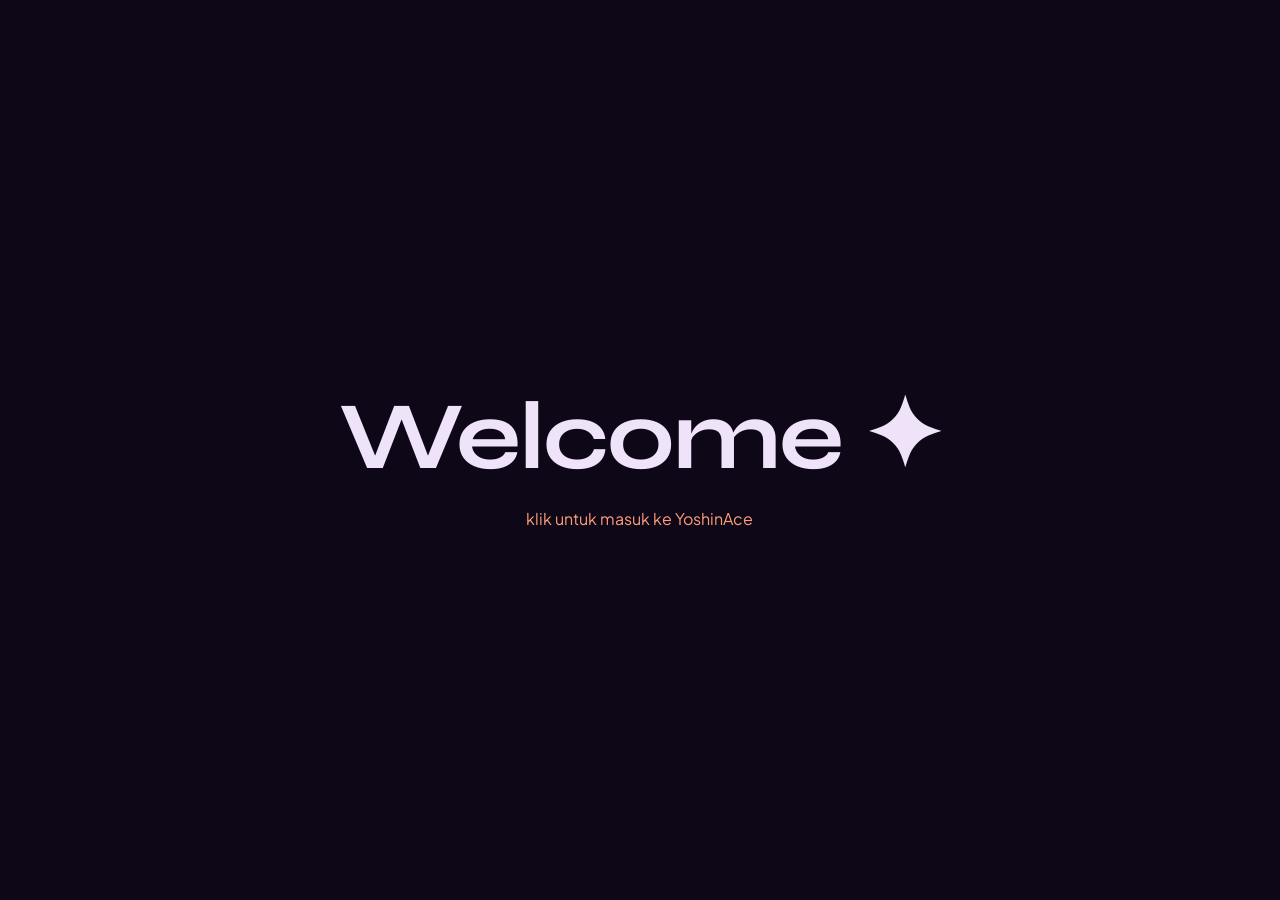
<file: index.html>
<!doctype html><html lang="id"><head><meta charset="utf-8"><meta name="viewport" content="width=device-width,initial-scale=1"><title>Home · YoshinAce</title>
<link href="https://fonts.googleapis.com/css2?family=Plus+Jakarta+Sans:wght@400;600&family=Syne:wght@700;800&display=swap" rel="stylesheet"><link rel="stylesheet" href="style.css"></head><body><div class="gate"><h1>Welcome ✦</h1><span>klik untuk masuk ke YoshinAce</span></div><main><section class="hero"><h1>YoshinAce</h1><p>Rumah kecil di internet buat yang lagi ngebangun sesuatu dari nol. Tools, komunitas, dan cerita di balik Arpy Studio.</p><a class="btn" href="about.html">Kenalan dulu</a> <a class="btn ghost" href="https://discord.gg/4nK6kwjBhE" target="_blank">Gabung Discord</a></section><br><br><div class="grid"><a class="card" href="about.html"><div class=ico>🧭</div><h3>Community</h3><p>Perjuangan bangun Discord dari 0</p></a><a class="card" href="tools.html"><div class=ico>🛠️</div><h3>Tools</h3><p>Konverter dan utilitas harian</p></a><a class="card" href="map.html"><div class=ico>🎮</div><h3>Muara Teduh</h3><p>Map Roblox buatan kami</p></a><a class="card" href="notif.html"><div class=ico>🔔</div><h3>Notifikasi</h3><p>Update IG, TikTok, YouTube otomatis</p></a></div></main><script src="config.js"></script><script src="app.js"></script></body></html>
</file>
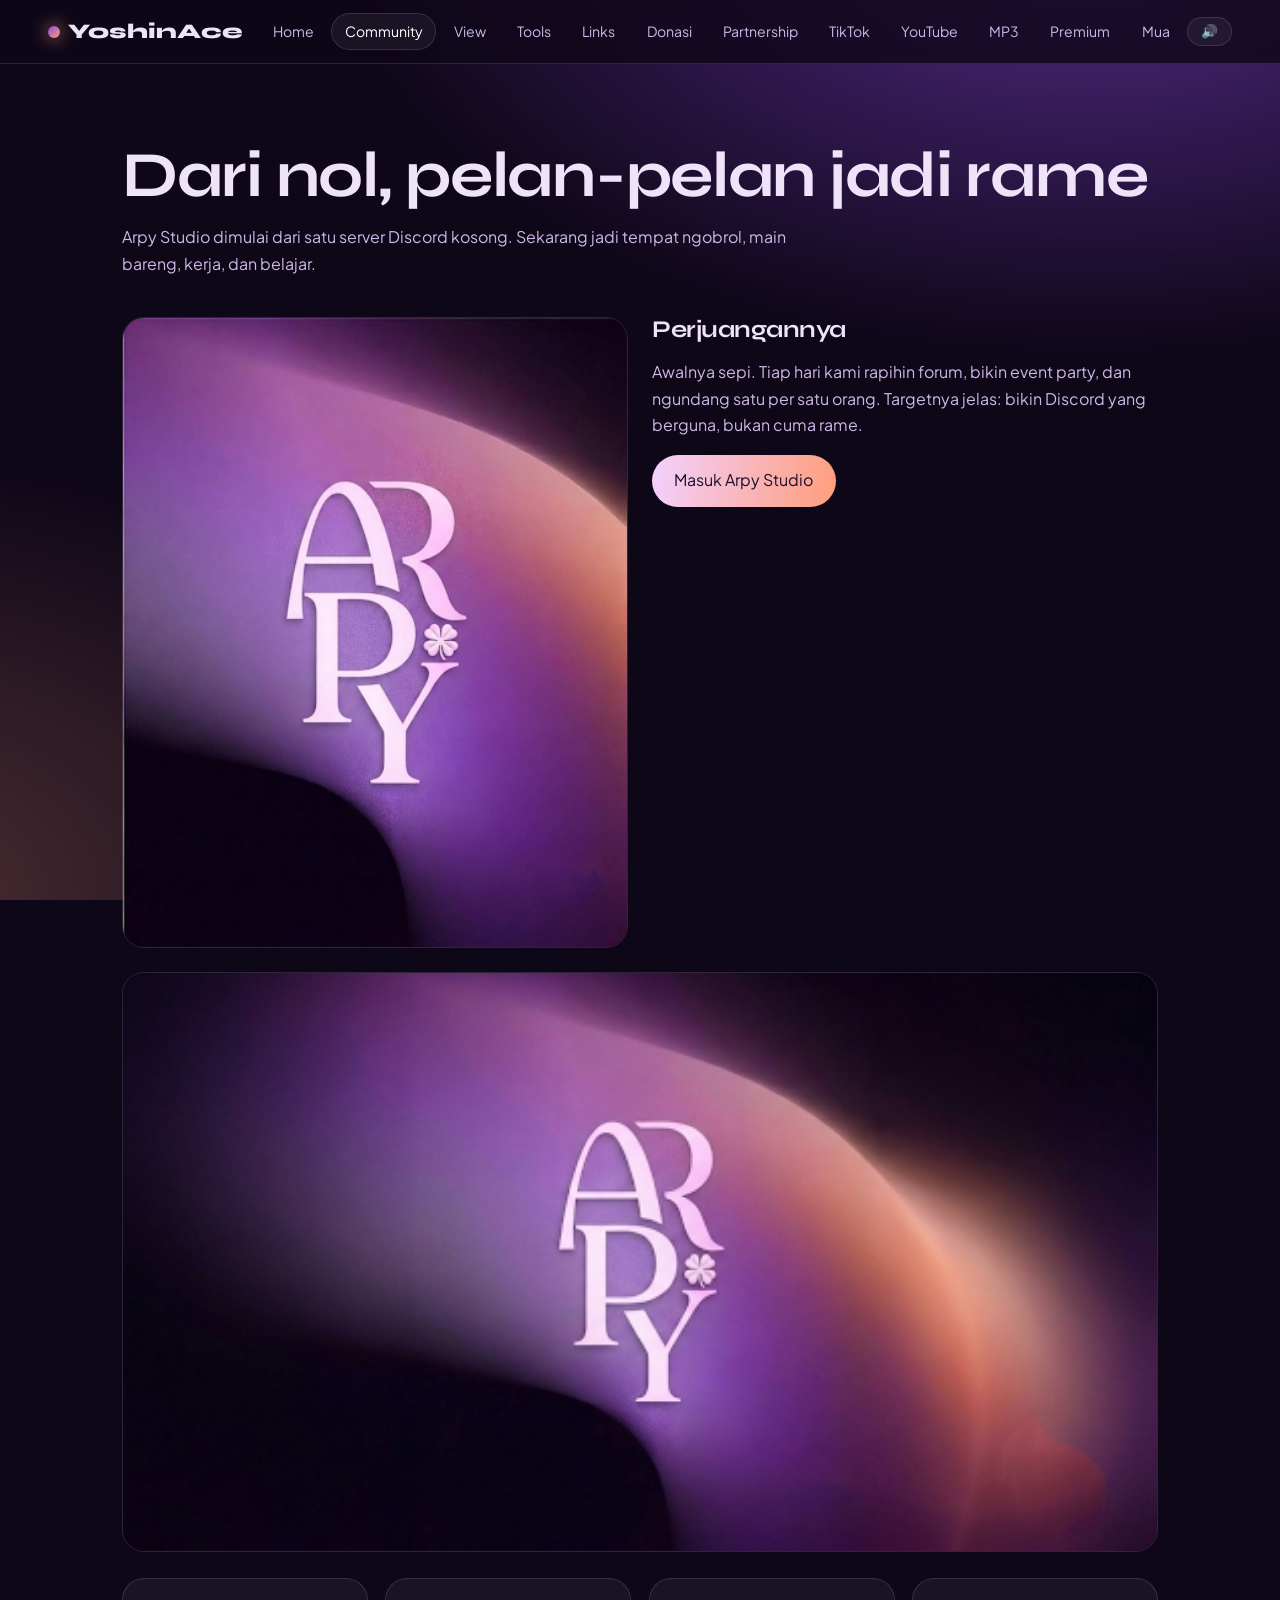
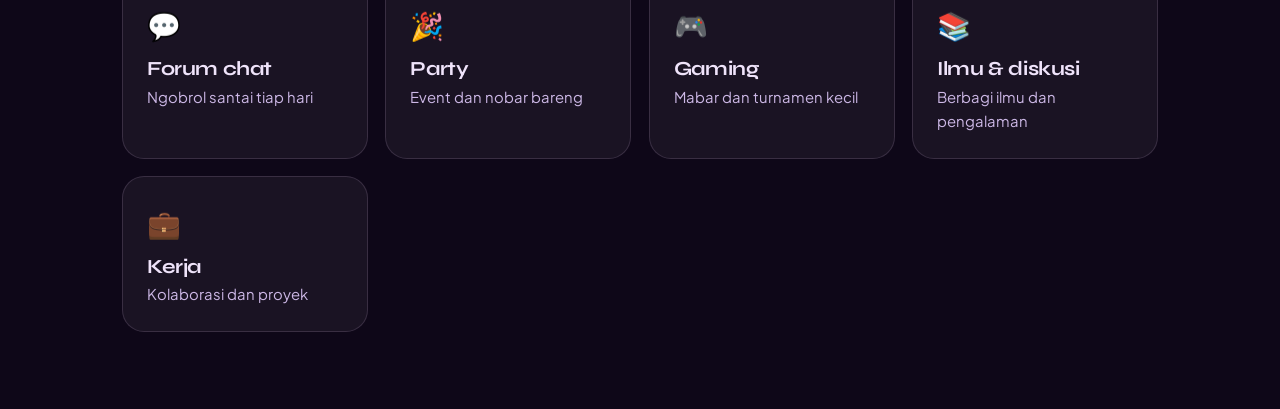
<file: about.html>
<!doctype html><html lang="id"><head><meta charset="utf-8"><meta name="viewport" content="width=device-width,initial-scale=1"><title>Community · YoshinAce</title>
<link href="https://fonts.googleapis.com/css2?family=Plus+Jakarta+Sans:wght@400;600&family=Syne:wght@700;800&display=swap" rel="stylesheet"><link rel="stylesheet" href="style.css"></head><body><main><div class="page-h"><h1>Dari nol, pelan-pelan jadi rame</h1><p>Arpy Studio dimulai dari satu server Discord kosong. Sekarang jadi tempat ngobrol, main bareng, kerja, dan belajar.</p></div><div class="about"><img src="assets/arpy-profile.jpg" alt="Profil Arpy Studio"><div><h2>Perjuangannya</h2><p style="margin:1rem 0;color:#cdb8e6">Awalnya sepi. Tiap hari kami rapihin forum, bikin event party, dan ngundang satu per satu orang. Targetnya jelas: bikin Discord yang berguna, bukan cuma rame.</p><a class="btn" href="https://discord.gg/4nK6kwjBhE" target="_blank">Masuk Arpy Studio</a></div><img class="banner" src="assets/arpy-banner.jpg" alt="Banner Arpy Studio"></div><br><div class="grid"><a class="card" href="#"><div class=ico>💬</div><h3>Forum chat</h3><p>Ngobrol santai tiap hari</p></a><a class="card" href="#"><div class=ico>🎉</div><h3>Party</h3><p>Event dan nobar bareng</p></a><a class="card" href="#"><div class=ico>🎮</div><h3>Gaming</h3><p>Mabar dan turnamen kecil</p></a><a class="card" href="#"><div class=ico>📚</div><h3>Ilmu & diskusi</h3><p>Berbagi ilmu dan pengalaman</p></a><a class="card" href="#"><div class=ico>💼</div><h3>Kerja</h3><p>Kolaborasi dan proyek</p></a></div></main><script src="config.js"></script><script src="app.js"></script></body></html>
</file>
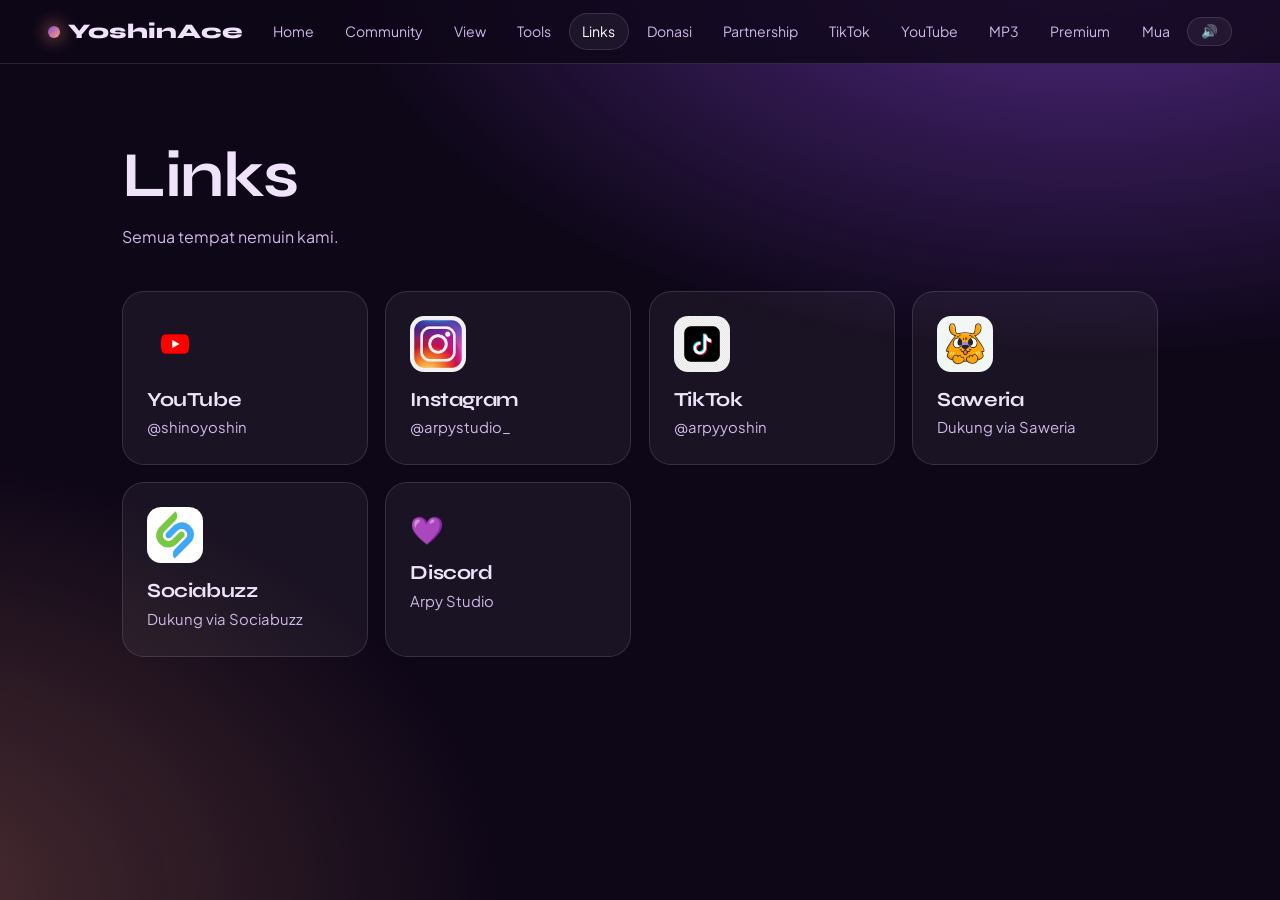
<file: links.html>
<!doctype html><html lang="id"><head><meta charset="utf-8"><meta name="viewport" content="width=device-width,initial-scale=1"><title>Links · YoshinAce</title>
<link href="https://fonts.googleapis.com/css2?family=Plus+Jakarta+Sans:wght@400;600&family=Syne:wght@700;800&display=swap" rel="stylesheet"><link rel="stylesheet" href="style.css"></head><body><main><div class="page-h"><h1>Links</h1><p>Semua tempat nemuin kami.</p></div><div class="grid"><a class="card" href="https://youtube.com/@shinoyoshin?si=XK7sWGo1nXF9IJqU" target=_blank><img class=lg src=assets/yt.png alt=><h3>YouTube</h3><p>@shinoyoshin</p></a><a class="card" href="https://www.instagram.com/arpystudio_?mdxt=M3F3czA2MTFodzRp" target=_blank><img class=lg src=assets/ig.jpg alt=><h3>Instagram</h3><p>@arpystudio_</p></a><a class="card" href="https://www.tiktok.com/@arpyyoshin?_r=1&_t=ZS-9BEIAHlr5M5" target=_blank><img class=lg src=assets/tt.jpg alt=><h3>TikTok</h3><p>@arpyyoshin</p></a><a class="card" href="https://saweria.co/YoshinNAce" target=_blank><img class=lg src=assets/sw.png alt=><h3>Saweria</h3><p>Dukung via Saweria</p></a><a class="card" href="https://sociabuzz.com/arpyoshin/tribe" target=_blank><img class=lg src=assets/sb.jpg alt=><h3>Sociabuzz</h3><p>Dukung via Sociabuzz</p></a><a class="card" href="https://discord.gg/4nK6kwjBhE" target=_blank><div class=ico>💜</div><h3>Discord</h3><p>Arpy Studio</p></a></div></main><script src="config.js"></script><script src="app.js"></script></body></html>
</file>
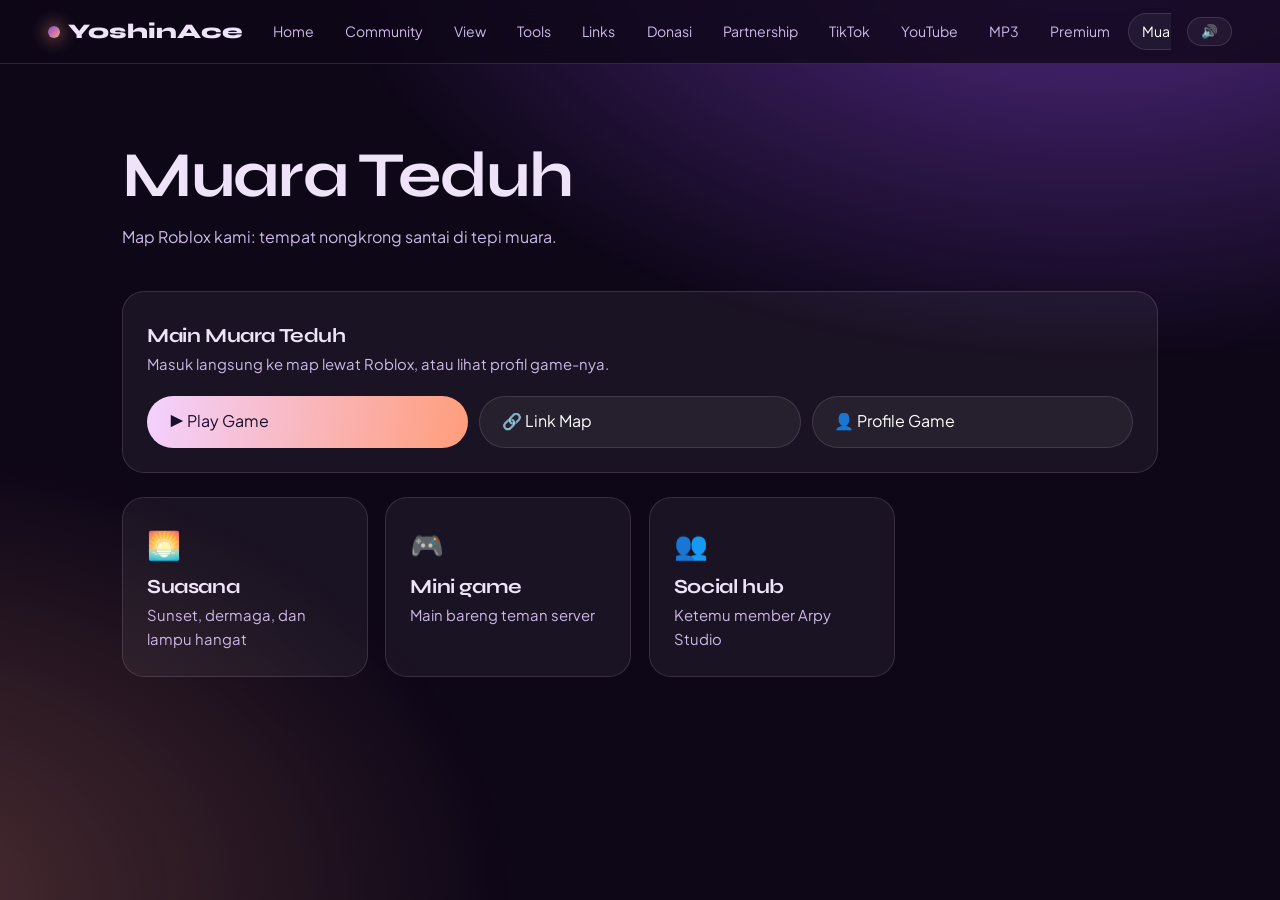
<file: map.html>
<!doctype html><html lang="id"><head><meta charset="utf-8"><meta name="viewport" content="width=device-width,initial-scale=1"><title>Muara Teduh · YoshinAce</title>
<link href="https://fonts.googleapis.com/css2?family=Plus+Jakarta+Sans:wght@400;600&family=Syne:wght@700;800&display=swap" rel="stylesheet"><link rel="stylesheet" href="style.css"></head><body><main><div class="page-h"><h1>Muara Teduh</h1><p>Map Roblox kami: tempat nongkrong santai di tepi muara.</p></div><div class="card" style="margin-bottom:1.5rem"><h3>Main Muara Teduh</h3><p>Masuk langsung ke map lewat Roblox, atau lihat profil game-nya.</p><div class="row" style="margin-top:1.2rem"><a class="btn" data-ya="mapPlay" href="#">▶ Play Game</a><a class="btn ghost" data-ya="mapLink" href="#">🔗 Link Map</a><a class="btn ghost" data-ya="mapProfile" href="#">👤 Profile Game</a></div></div><div class="grid"><a class="card" href="#"><div class=ico>🌅</div><h3>Suasana</h3><p>Sunset, dermaga, dan lampu hangat</p></a><a class="card" href="#"><div class=ico>🎮</div><h3>Mini game</h3><p>Main bareng teman server</p></a><a class="card" href="#"><div class=ico>👥</div><h3>Social hub</h3><p>Ketemu member Arpy Studio</p></a></div></main><script src="config.js"></script><script src="app.js"></script></body></html>
</file>
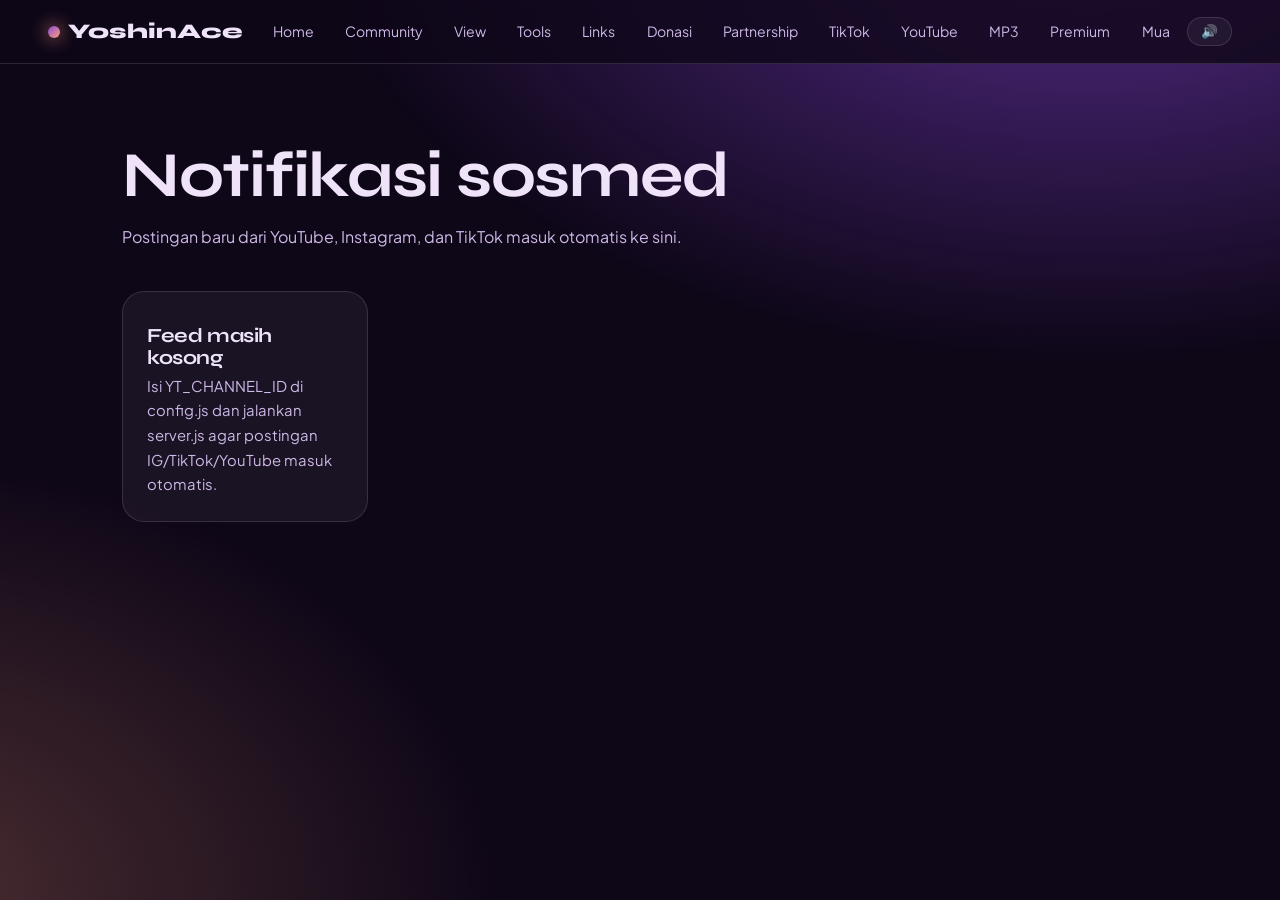
<file: notif.html>
<!doctype html><html lang="id"><head><meta charset="utf-8"><meta name="viewport" content="width=device-width,initial-scale=1"><title>Notifikasi · YoshinAce</title>
<link href="https://fonts.googleapis.com/css2?family=Plus+Jakarta+Sans:wght@400;600&family=Syne:wght@700;800&display=swap" rel="stylesheet"><link rel="stylesheet" href="style.css"></head><body><main><div class="page-h"><h1>Notifikasi sosmed</h1><p>Postingan baru dari YouTube, Instagram, dan TikTok masuk otomatis ke sini.</p></div><div class="grid" data-feed></div></main><script src="config.js"></script><script src="app.js"></script></body></html>
</file>
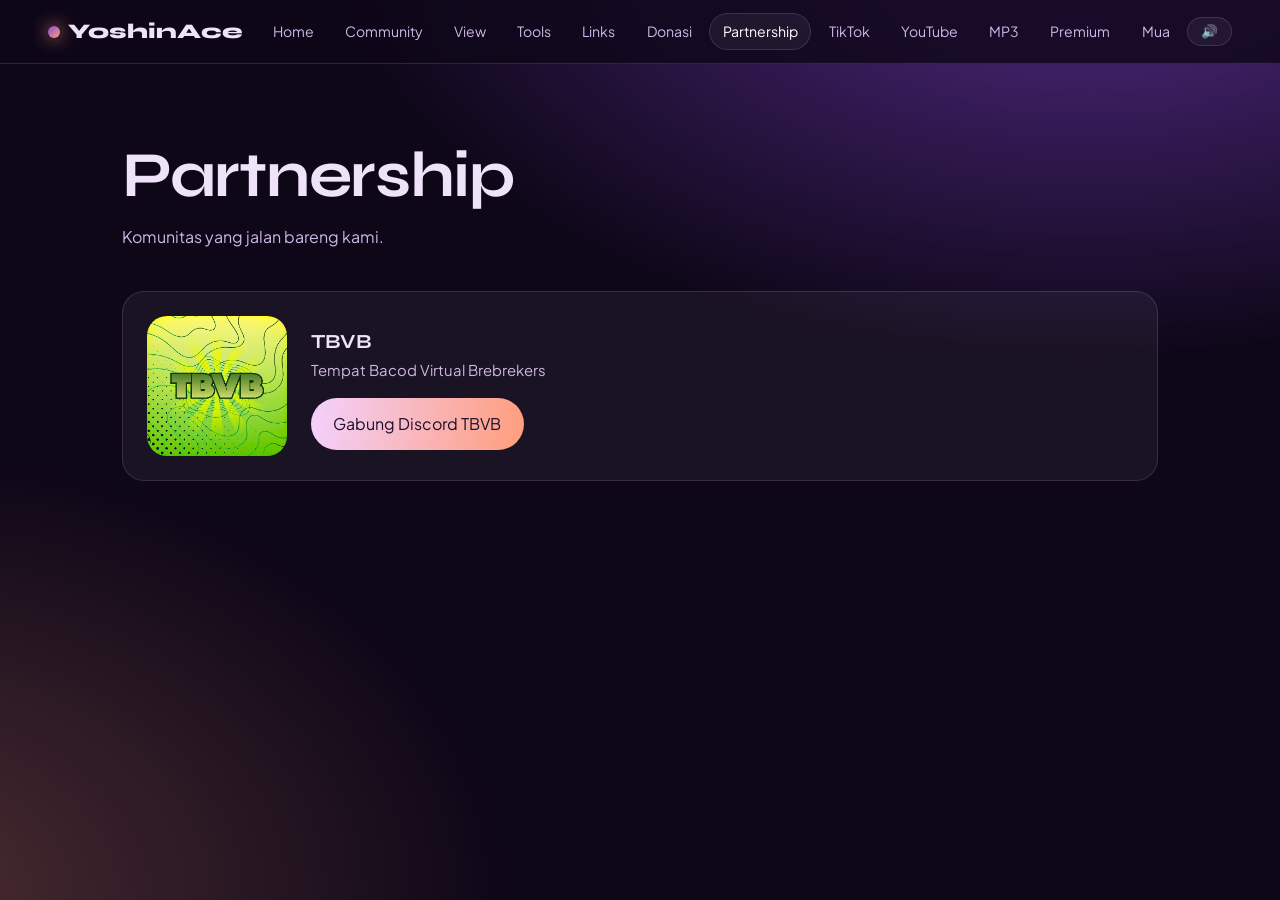
<file: partnership.html>
<!doctype html><html lang="id"><head><meta charset="utf-8"><meta name="viewport" content="width=device-width,initial-scale=1"><title>Partnership · YoshinAce</title>
<link href="https://fonts.googleapis.com/css2?family=Plus+Jakarta+Sans:wght@400;600&family=Syne:wght@700;800&display=swap" rel="stylesheet"><link rel="stylesheet" href="style.css"></head><body><main><div class="page-h"><h1>Partnership</h1><p>Komunitas yang jalan bareng kami.</p></div><div class="card" style="display:flex;gap:1.5rem;align-items:center;flex-wrap:wrap"><img src="assets/tbvb.png" alt="TBVB" style="width:140px;border-radius:20px"><div><h3>TBVB</h3><p>Tempat Bacod Virtual Brebrekers</p><a class="btn" style="margin-top:1rem" href="https://discord.gg/24ePXEzbUj" target="_blank">Gabung Discord TBVB</a></div></div></main><script src="config.js"></script><script src="app.js"></script></body></html>
</file>
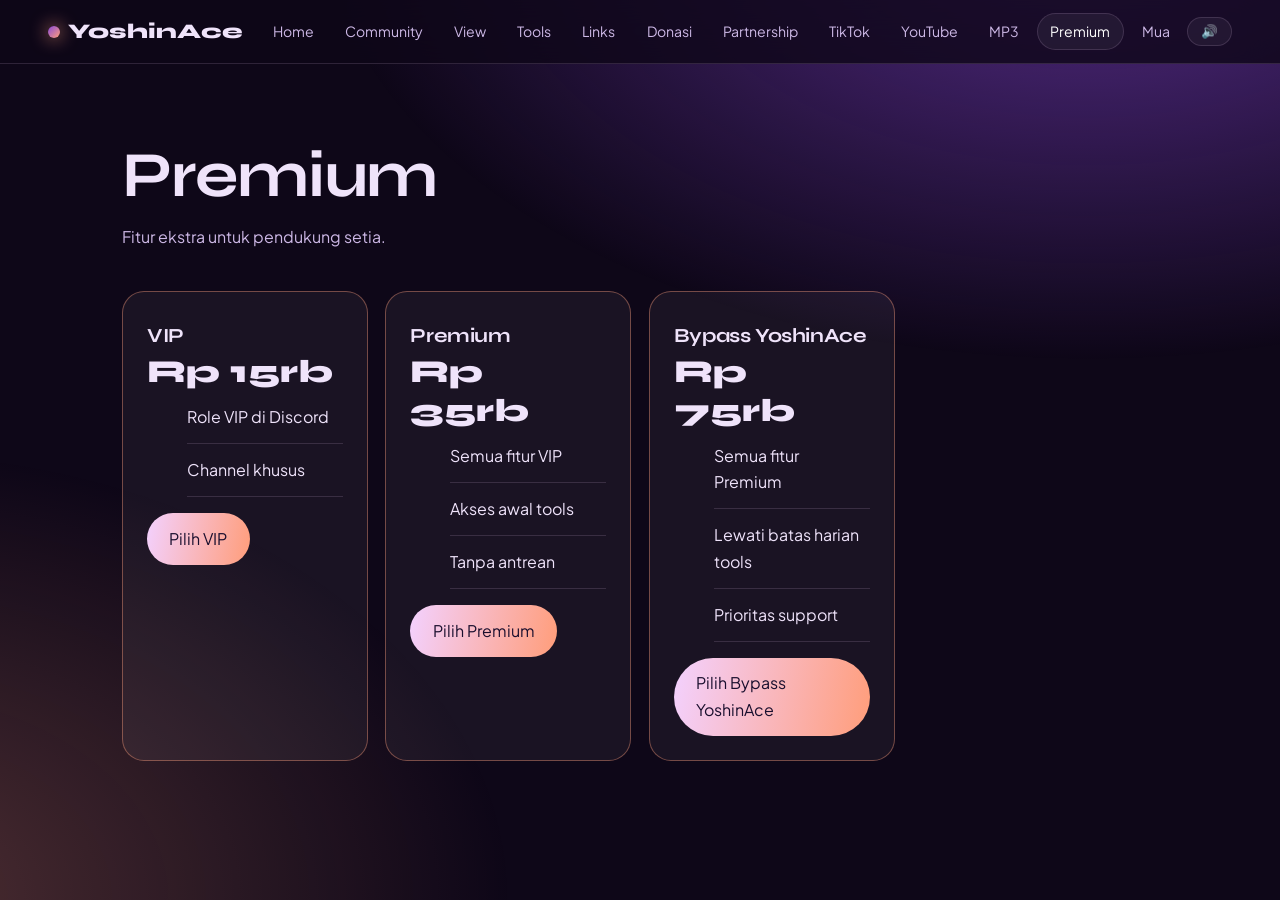
<file: premium.html>
<!doctype html><html lang="id"><head><meta charset="utf-8"><meta name="viewport" content="width=device-width,initial-scale=1"><title>Premium · YoshinAce</title>
<link href="https://fonts.googleapis.com/css2?family=Plus+Jakarta+Sans:wght@400;600&family=Syne:wght@700;800&display=swap" rel="stylesheet"><link rel="stylesheet" href="style.css"></head><body><main><div class="page-h"><h1>Premium</h1><p>Fitur ekstra untuk pendukung setia.</p></div><div class="grid"><div class="card tier"><h3>VIP</h3><div class="price">Rp 15rb</div><ul class="list"><li>Role VIP di Discord</li><li>Channel khusus</li></ul><a class="btn" style="margin-top:1rem" href="support.html">Pilih VIP</a></div><div class="card tier"><h3>Premium</h3><div class="price">Rp 35rb</div><ul class="list"><li>Semua fitur VIP</li><li>Akses awal tools</li><li>Tanpa antrean</li></ul><a class="btn" style="margin-top:1rem" href="support.html">Pilih Premium</a></div><div class="card tier"><h3>Bypass YoshinAce</h3><div class="price">Rp 75rb</div><ul class="list"><li>Semua fitur Premium</li><li>Lewati batas harian tools</li><li>Prioritas support</li></ul><a class="btn" style="margin-top:1rem" href="support.html">Pilih Bypass YoshinAce</a></div></div></main><script src="config.js"></script><script src="app.js"></script></body></html>
</file>
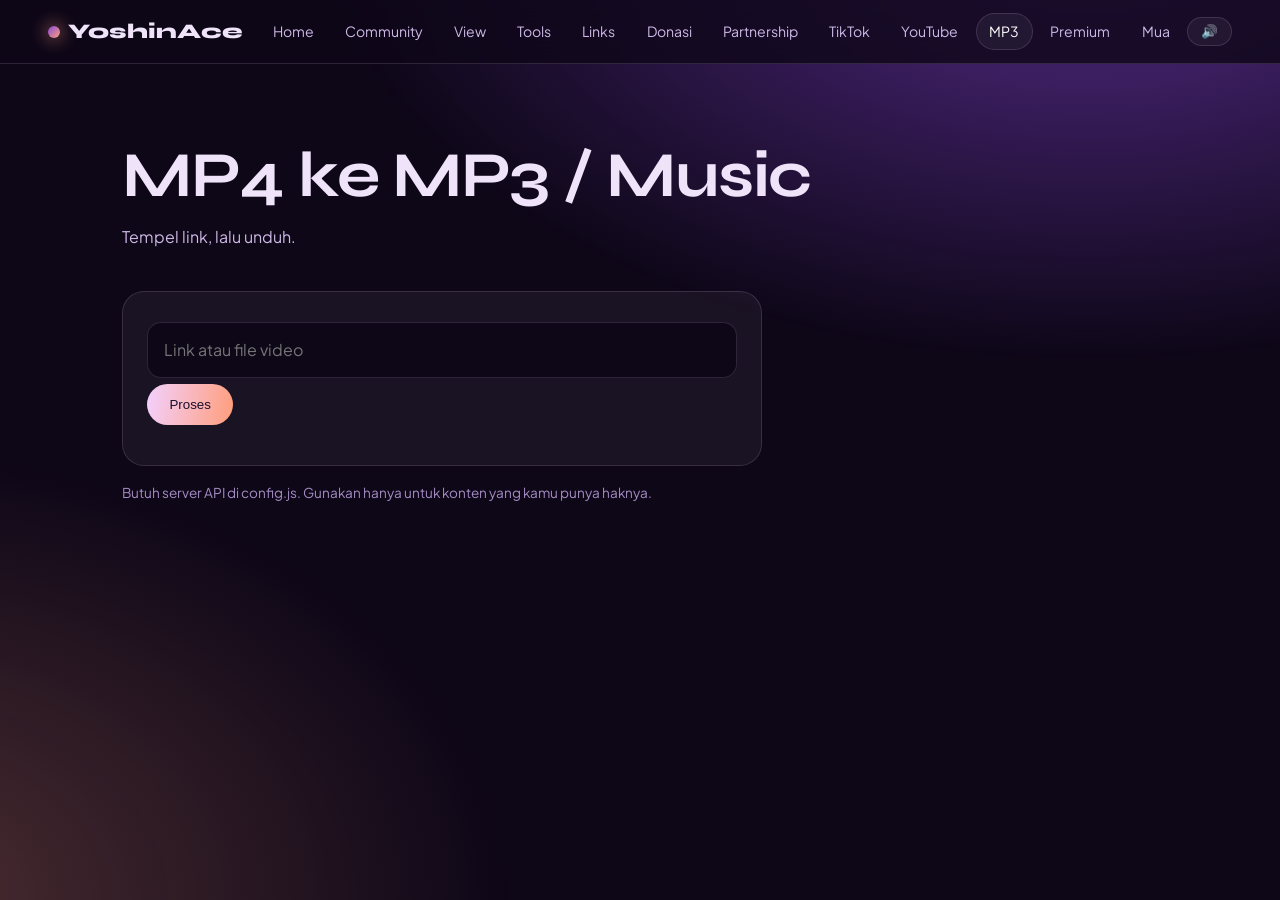
<file: spotify.html>
<!doctype html><html lang="id"><head><meta charset="utf-8"><meta name="viewport" content="width=device-width,initial-scale=1"><title>MP4 ke MP3 / Music · YoshinAce</title>
<link href="https://fonts.googleapis.com/css2?family=Plus+Jakarta+Sans:wght@400;600&family=Syne:wght@700;800&display=swap" rel="stylesheet"><link rel="stylesheet" href="style.css"></head><body><main><div class="page-h"><h1>MP4 ke MP3 / Music</h1><p>Tempel link, lalu unduh.</p></div><div class="card" data-dl="mp3" style="max-width:640px"><input placeholder="Link atau file video"><button class="btn">Proses</button><div class="out" style="margin-top:1rem"></div></div><p class="note">Butuh server API di config.js. Gunakan hanya untuk konten yang kamu punya haknya.</p></main><script src="config.js"></script><script src="app.js"></script></body></html>
</file>
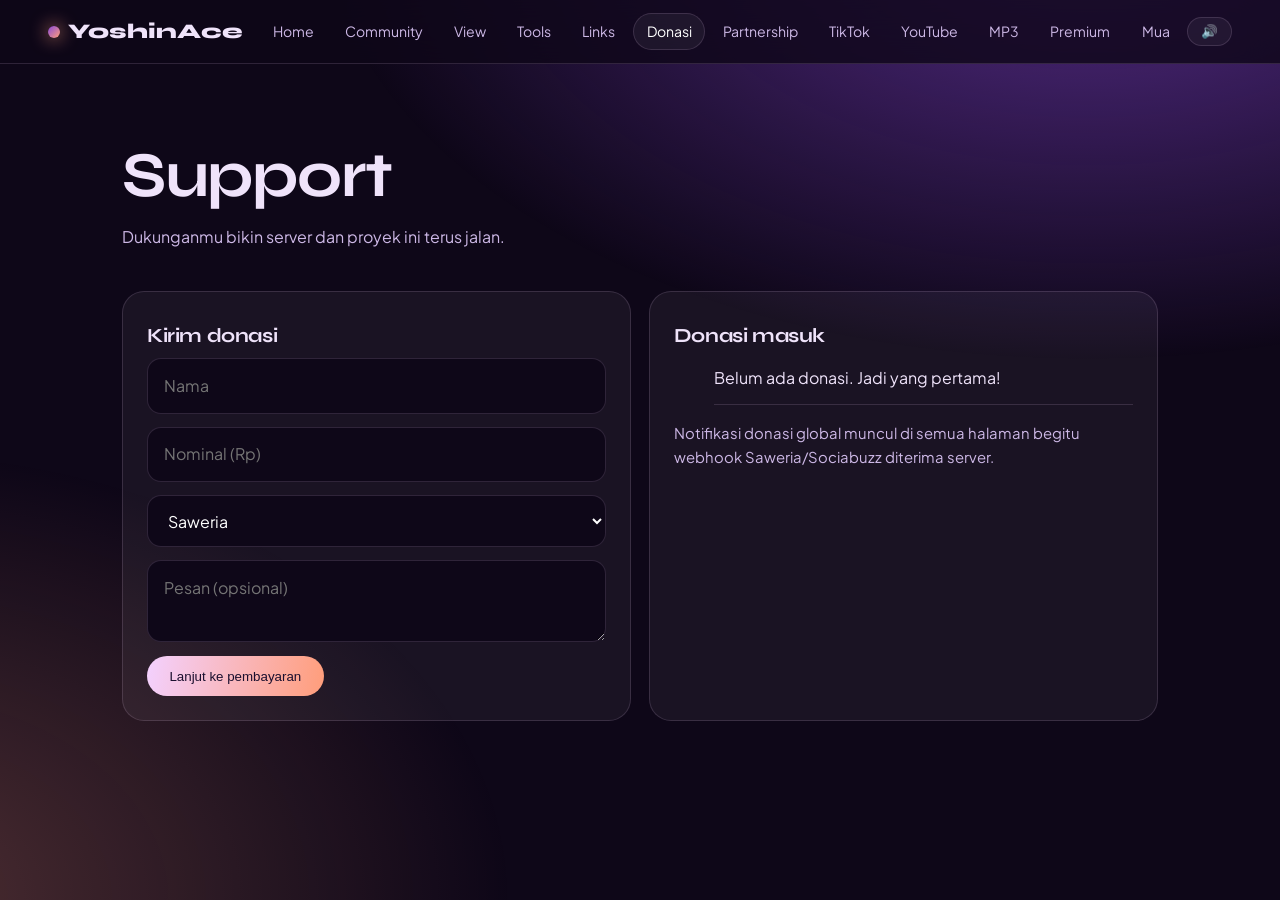
<file: support.html>
<!doctype html><html lang="id"><head><meta charset="utf-8"><meta name="viewport" content="width=device-width,initial-scale=1"><title>Donasi · YoshinAce</title>
<link href="https://fonts.googleapis.com/css2?family=Plus+Jakarta+Sans:wght@400;600&family=Syne:wght@700;800&display=swap" rel="stylesheet"><link rel="stylesheet" href="style.css"></head><body><main><div class="page-h"><h1>Support</h1><p>Dukunganmu bikin server dan proyek ini terus jalan.</p></div><div class="grid" style="grid-template-columns:repeat(auto-fit,minmax(300px,1fr))"><div class="card" data-donate><h3>Kirim donasi</h3><input name="name" placeholder="Nama"><input name="amount" type="number" placeholder="Nominal (Rp)"><select name="via"><option value="sw">Saweria</option><option value="sb">Sociabuzz</option></select><textarea name="msg" placeholder="Pesan (opsional)"></textarea><button class="btn">Lanjut ke pembayaran</button></div><div class="card"><h3>Donasi masuk</h3><ul class="list" data-donations></ul><p class="note">Notifikasi donasi global muncul di semua halaman begitu webhook Saweria/Sociabuzz diterima server.</p></div></div></main><script src="config.js"></script><script src="app.js"></script></body></html>
</file>
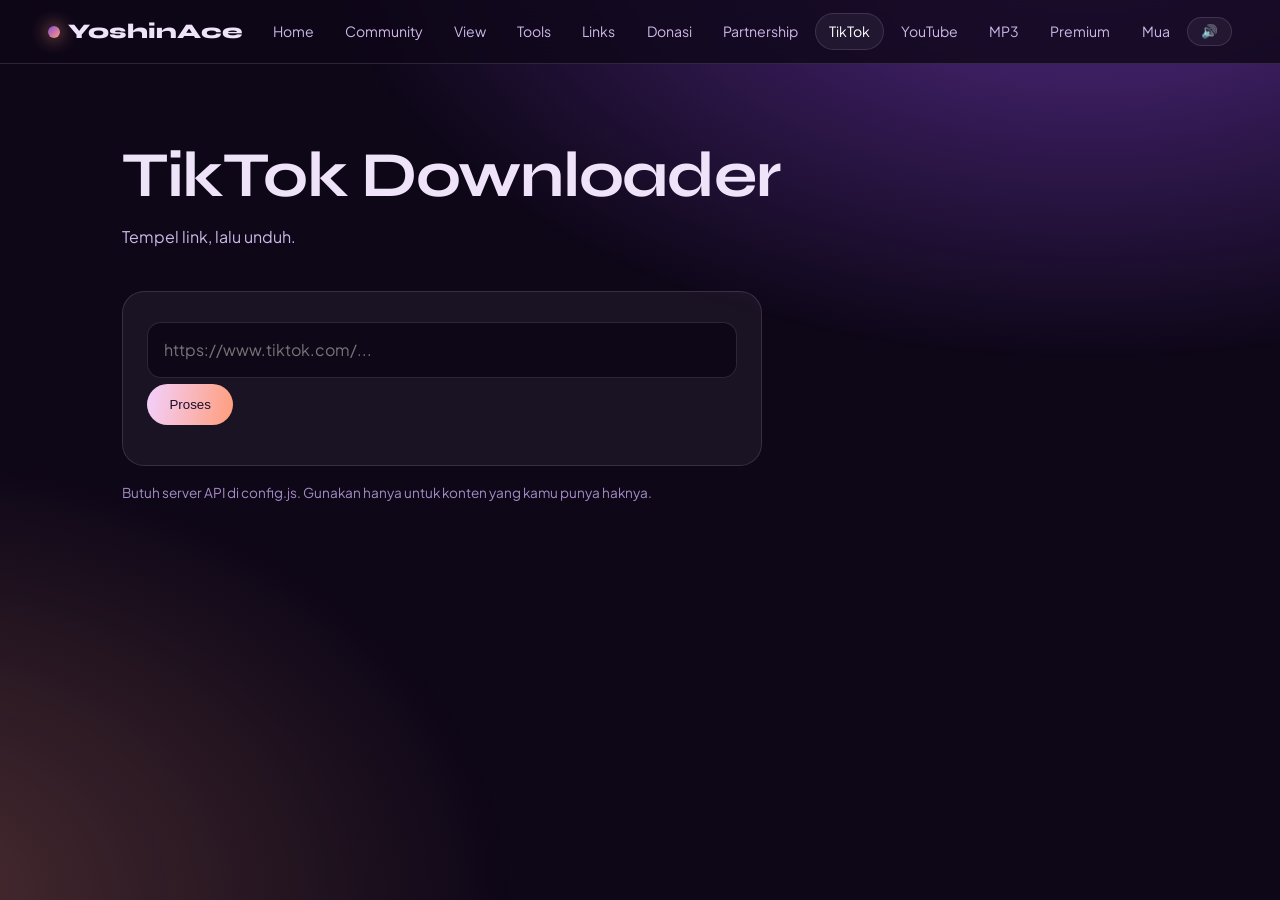
<file: tiktok.html>
<!doctype html><html lang="id"><head><meta charset="utf-8"><meta name="viewport" content="width=device-width,initial-scale=1"><title>TikTok Downloader · YoshinAce</title>
<link href="https://fonts.googleapis.com/css2?family=Plus+Jakarta+Sans:wght@400;600&family=Syne:wght@700;800&display=swap" rel="stylesheet"><link rel="stylesheet" href="style.css"></head><body><main><div class="page-h"><h1>TikTok Downloader</h1><p>Tempel link, lalu unduh.</p></div><div class="card" data-dl="tiktok" style="max-width:640px"><input placeholder="https://www.tiktok.com/..."><button class="btn">Proses</button><div class="out" style="margin-top:1rem"></div></div><p class="note">Butuh server API di config.js. Gunakan hanya untuk konten yang kamu punya haknya.</p></main><script src="config.js"></script><script src="app.js"></script></body></html>
</file>
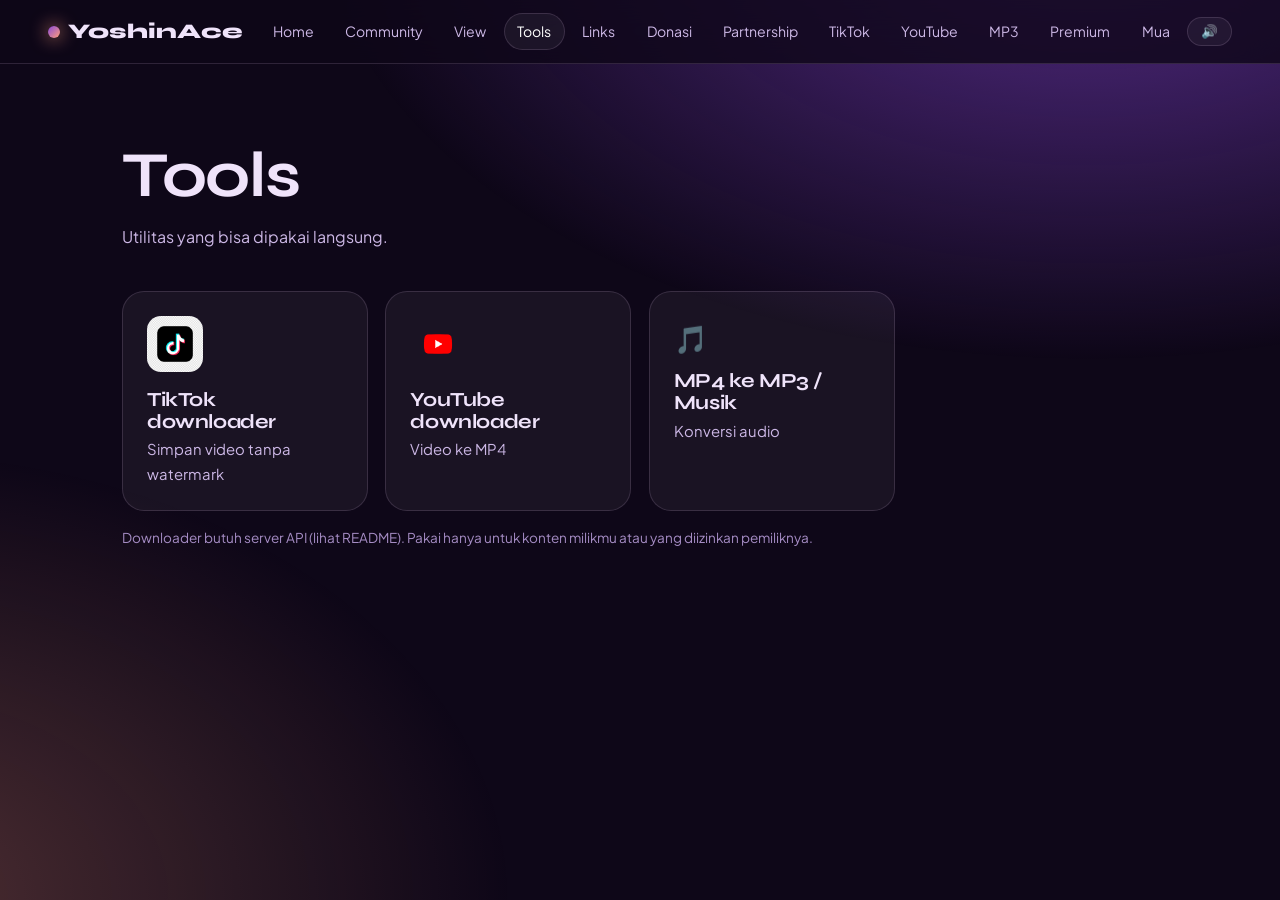
<file: tools.html>
<!doctype html><html lang="id"><head><meta charset="utf-8"><meta name="viewport" content="width=device-width,initial-scale=1"><title>Tools · YoshinAce</title>
<link href="https://fonts.googleapis.com/css2?family=Plus+Jakarta+Sans:wght@400;600&family=Syne:wght@700;800&display=swap" rel="stylesheet"><link rel="stylesheet" href="style.css"></head><body><main><div class="page-h"><h1>Tools</h1><p>Utilitas yang bisa dipakai langsung.</p></div><div class="grid"><a class="card" href="tiktok.html"><img class=lg src=assets/tt.jpg alt=><h3>TikTok downloader</h3><p>Simpan video tanpa watermark</p></a><a class="card" href="youtube.html"><img class=lg src=assets/yt.png alt=><h3>YouTube downloader</h3><p>Video ke MP4</p></a><a class="card" href="spotify.html"><div class=ico>🎵</div><h3>MP4 ke MP3 / Musik</h3><p>Konversi audio</p></a></div><p class="note">Downloader butuh server API (lihat README). Pakai hanya untuk konten milikmu atau yang diizinkan pemiliknya.</p></main><script src="config.js"></script><script src="app.js"></script></body></html>
</file>
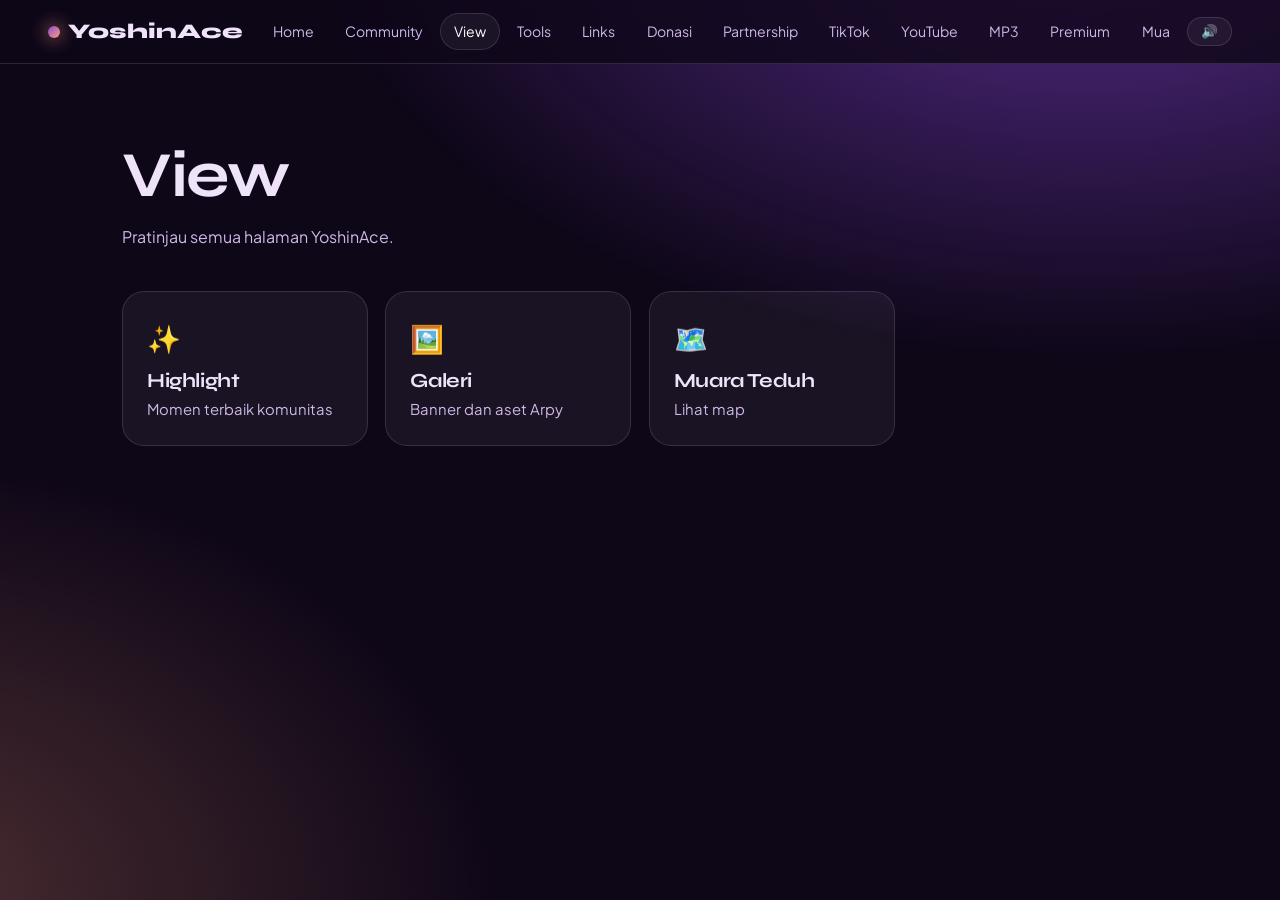
<file: view.html>
<!doctype html><html lang="id"><head><meta charset="utf-8"><meta name="viewport" content="width=device-width,initial-scale=1"><title>View · YoshinAce</title>
<link href="https://fonts.googleapis.com/css2?family=Plus+Jakarta+Sans:wght@400;600&family=Syne:wght@700;800&display=swap" rel="stylesheet"><link rel="stylesheet" href="style.css"></head><body><main><div class="page-h"><h1>View</h1><p>Pratinjau semua halaman YoshinAce.</p></div><div class="grid"><a class="card" href="about.html"><div class=ico>✨</div><h3>Highlight</h3><p>Momen terbaik komunitas</p></a><a class="card" href="about.html"><div class=ico>🖼️</div><h3>Galeri</h3><p>Banner dan aset Arpy</p></a><a class="card" href="map.html"><div class=ico>🗺️</div><h3>Muara Teduh</h3><p>Lihat map</p></a></div></main><script src="config.js"></script><script src="app.js"></script></body></html>
</file>
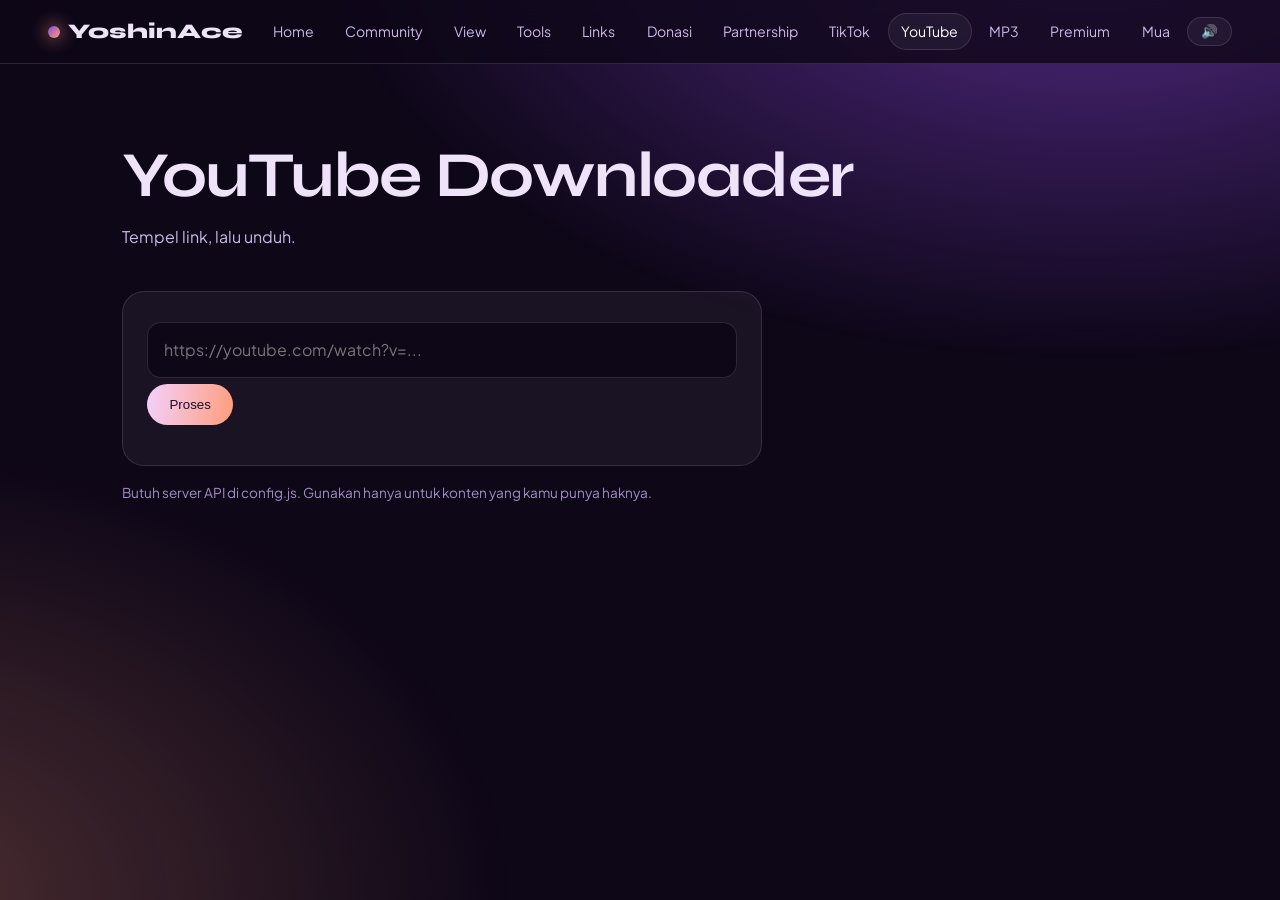
<file: youtube.html>
<!doctype html><html lang="id"><head><meta charset="utf-8"><meta name="viewport" content="width=device-width,initial-scale=1"><title>YouTube Downloader · YoshinAce</title>
<link href="https://fonts.googleapis.com/css2?family=Plus+Jakarta+Sans:wght@400;600&family=Syne:wght@700;800&display=swap" rel="stylesheet"><link rel="stylesheet" href="style.css"></head><body><main><div class="page-h"><h1>YouTube Downloader</h1><p>Tempel link, lalu unduh.</p></div><div class="card" data-dl="youtube" style="max-width:640px"><input placeholder="https://youtube.com/watch?v=..."><button class="btn">Proses</button><div class="out" style="margin-top:1rem"></div></div><p class="note">Butuh server API di config.js. Gunakan hanya untuk konten yang kamu punya haknya.</p></main><script src="config.js"></script><script src="app.js"></script></body></html>
</file>
<file: style.css>
:root{--ink:#0e0718;--ink2:#1a0f2e;--violet:#8a4bd8;--orchid:#f3d1ff;--peach:#ff9d7a;--line:rgba(243,209,255,.14);--glass:rgba(255,255,255,.05);--r:22px}
*{box-sizing:border-box;margin:0}html{scroll-behavior:smooth}
body{font:16px/1.65 'Plus Jakarta Sans',system-ui,sans-serif;color:#efe3fa;background:var(--ink);min-height:100vh;overflow-x:hidden}
body:before{content:"";position:fixed;inset:0;z-index:-1;background:radial-gradient(60vw 50vh at 85% -10%,#7b3fc4aa,transparent),radial-gradient(50vw 50vh at -10% 100%,#ff9d7a44,transparent);animation:drift 18s ease-in-out infinite alternate}
@keyframes drift{to{transform:scale(1.15) translate(-2%,2%)}}
h1,h2,h3{font-family:'Syne',sans-serif;line-height:1.1;letter-spacing:-.02em}
a{color:inherit;text-decoration:none}
:focus-visible{outline:2px solid var(--peach);outline-offset:3px}
nav.top{position:sticky;top:0;z-index:20;display:flex;align-items:center;gap:1rem;padding:.8rem clamp(1rem,4vw,3rem);backdrop-filter:blur(18px);background:#0e0718cc;border-bottom:1px solid var(--line)}
.brand{font:800 1.3rem Syne,sans-serif;display:flex;gap:.5rem;align-items:center}.brand i{width:12px;height:12px;border-radius:50%;background:linear-gradient(135deg,var(--violet),var(--peach));box-shadow:0 0 18px var(--peach)}
.links{display:flex;gap:.25rem;margin-left:auto;overflow-x:auto;scrollbar-width:none}
.links a{padding:.45rem .85rem;border-radius:99px;font-size:.88rem;white-space:nowrap;color:#cdb8e6;transition:.25s}
.links a:hover,.links a.on{background:var(--glass);color:#fff;box-shadow:inset 0 0 0 1px var(--line)}
.snd{border:1px solid var(--line);background:var(--glass);color:#fff;border-radius:99px;padding:.4rem .8rem;cursor:pointer}
main{max-width:1100px;margin:auto;padding:clamp(2rem,6vw,5rem) clamp(1rem,4vw,2rem)}
.hero h1{display:inline-block;max-width:100%;padding:.08em .06em .18em;line-height:1.25;font-size:clamp(2.6rem,11vw,7.5rem);font-weight:800;overflow:visible;background:linear-gradient(100deg,#fff 20%,var(--orchid) 50%,var(--peach));-webkit-background-clip:text;background-clip:text;color:transparent;animation:rise 1s cubic-bezier(.2,.8,.2,1) both}
@keyframes rise{from{opacity:0;transform:translateY(40px)}}
.hero p{max-width:46ch;margin:1.5rem 0 2rem;color:#cdb8e6;font-size:1.1rem}
.page-h{margin-bottom:2.5rem}.page-h h1{font-size:clamp(2.2rem,6vw,4rem)}.page-h p{color:#cdb8e6;max-width:56ch;margin-top:.8rem}
.btn{display:inline-flex;gap:.5rem;align-items:center;padding:.8rem 1.4rem;border-radius:99px;border:0;cursor:pointer;font:600 1rem inherit;color:#1a0f2e;background:linear-gradient(100deg,var(--orchid),var(--peach));transition:transform .2s,box-shadow .2s}
.btn:hover{transform:translateY(-3px);box-shadow:0 12px 30px #ff9d7a55}.btn.ghost{background:var(--glass);color:#fff;box-shadow:inset 0 0 0 1px var(--line)}
.grid{display:grid;gap:1.1rem;grid-template-columns:repeat(auto-fill,minmax(240px,1fr))}
.card{position:relative;padding:1.5rem;border-radius:var(--r);background:var(--glass);border:1px solid var(--line);transition:transform .25s,border-color .25s,background .25s;transform-style:preserve-3d;overflow:hidden}
.card:hover{border-color:#f3d1ff66;background:#ffffff0d}
.card:after{content:"";position:absolute;inset:0;background:radial-gradient(260px circle at var(--mx,50%) var(--my,0),#f3d1ff22,transparent);opacity:0;transition:.3s;pointer-events:none}.card:hover:after{opacity:1}
.card h3{font-size:1.25rem;margin:.6rem 0 .3rem}.card p{color:#cdb8e6;font-size:.93rem}.card .ico{font-size:1.7rem}.card img.lg{width:56px;height:56px;border-radius:14px;object-fit:cover}
.tag{display:inline-block;font-size:.75rem;padding:.15rem .65rem;border-radius:99px;background:#8a4bd855;margin-top:.7rem}
.about{display:grid;gap:1.5rem;grid-template-columns:1fr 1fr}.about img{width:100%;border-radius:var(--r);border:1px solid var(--line)}.banner{grid-column:1/-1}
@media(max-width:720px){.about{grid-template-columns:1fr}}
input,textarea,select{width:100%;padding:.85rem 1rem;border-radius:14px;border:1px solid var(--line);background:#0e0718;color:#fff;font:inherit;margin:.4rem 0}
.row{display:flex;gap:.7rem;flex-wrap:wrap}.row>*{flex:1 1 180px}
.tier{border-color:#ff9d7a66}.price{font:800 2rem Syne}
.sk{border-radius:var(--r);min-height:140px;background:linear-gradient(100deg,#ffffff08 30%,#ffffff22 50%,#ffffff08 70%) #ffffff06;background-size:300% 100%;animation:sh 1.3s infinite linear}
@keyframes sh{to{background-position:-300% 0}}
.reveal-on main>*:not(.hero){animation:in .5s both}@keyframes in{from{opacity:0;transform:translateY(12px)}}
.toast-wrap{position:fixed;right:1rem;bottom:1rem;z-index:50;display:grid;gap:.6rem}
.toast{padding:.9rem 1.2rem;border-radius:16px;background:#1a0f2eee;border:1px solid var(--peach);animation:in .4s both;max-width:300px}
.gate{position:fixed;inset:0;z-index:100;display:grid;place-content:center;text-align:center;background:var(--ink);cursor:pointer;transition:opacity .8s,visibility .8s}
.gate.out{opacity:0;visibility:hidden}.gate h1{font-size:clamp(2.2rem,9vw,6rem);padding:.1em;line-height:1.25}.gate span{color:var(--peach);animation:pulse 1.6s infinite}
@keyframes pulse{50%{opacity:.3}}
.list li{list-style:none;padding:.8rem 0;border-bottom:1px solid var(--line);display:flex;justify-content:space-between;gap:1rem}
.note{font-size:.85rem;color:#a58cc4;margin-top:1rem}
@media(prefers-reduced-motion:reduce){*{animation:none!important;transition:none!important}}
</file>
